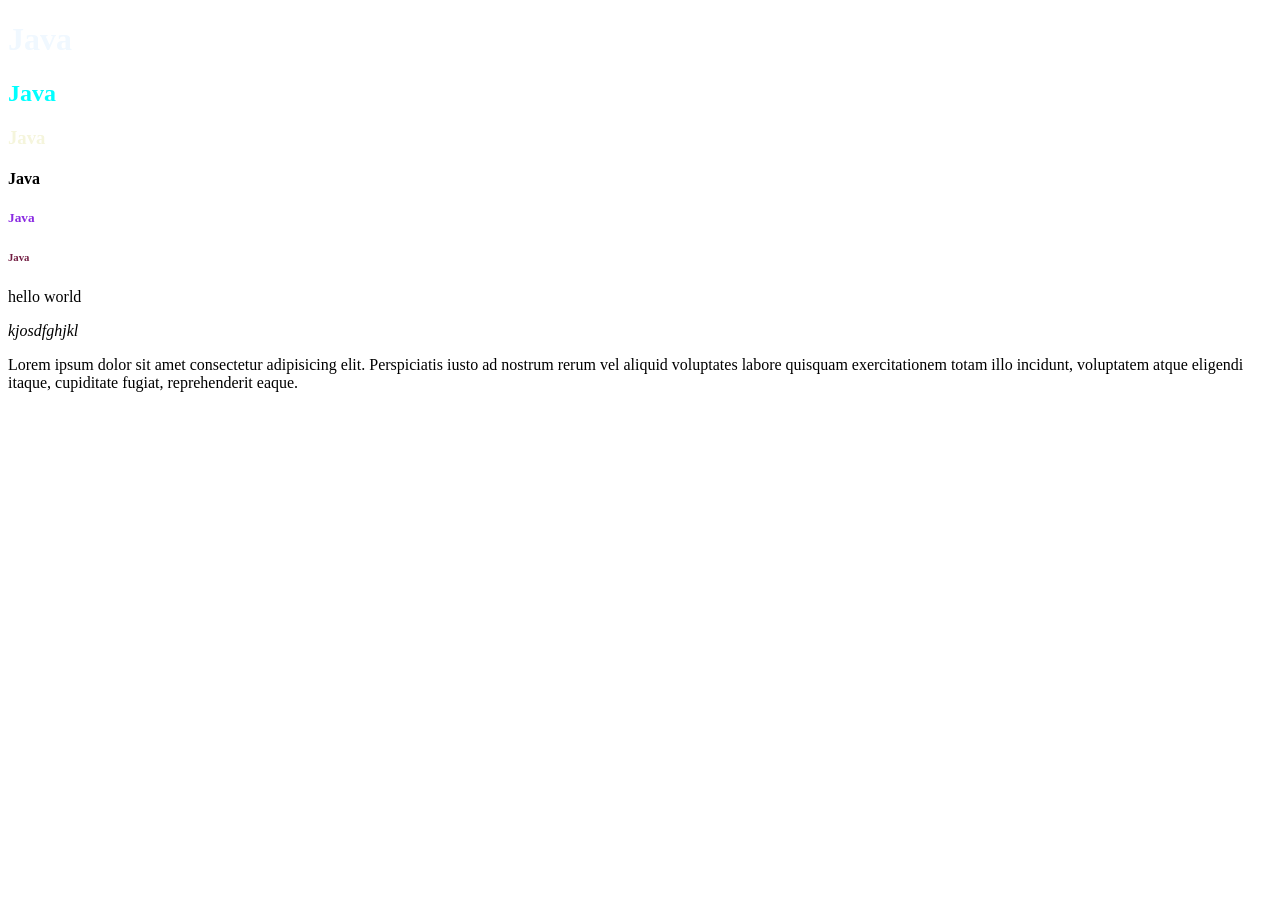
<file: Institute/levelUpLog/Frontend/HTML/Day1/index.html>
<!DOCTYPE html>
<html lang="en">
<head>
    <meta charset="UTF-8">
    <meta name="viewport" content="width=device-width, initial-scale=1.0">
    <link rel="stylesheet" href="styles.css">
    <title>Document</title>
</head>
<body>
<h1>Java</h1>
<h2>Java</h2>
<h3>Java</h3>
<h4>Java</h4>
<h5>Java</h5>
<h6>Java</h6>
<p>hello world</p>
<i>kjosdfghjkl</i>
<p>Lorem ipsum dolor sit amet consectetur adipisicing elit. Perspiciatis iusto ad nostrum rerum vel aliquid voluptates labore quisquam exercitationem totam illo incidunt, voluptatem atque eligendi itaque, cupiditate fugiat, reprehenderit eaque.</p>
</body>
</html>
</file>
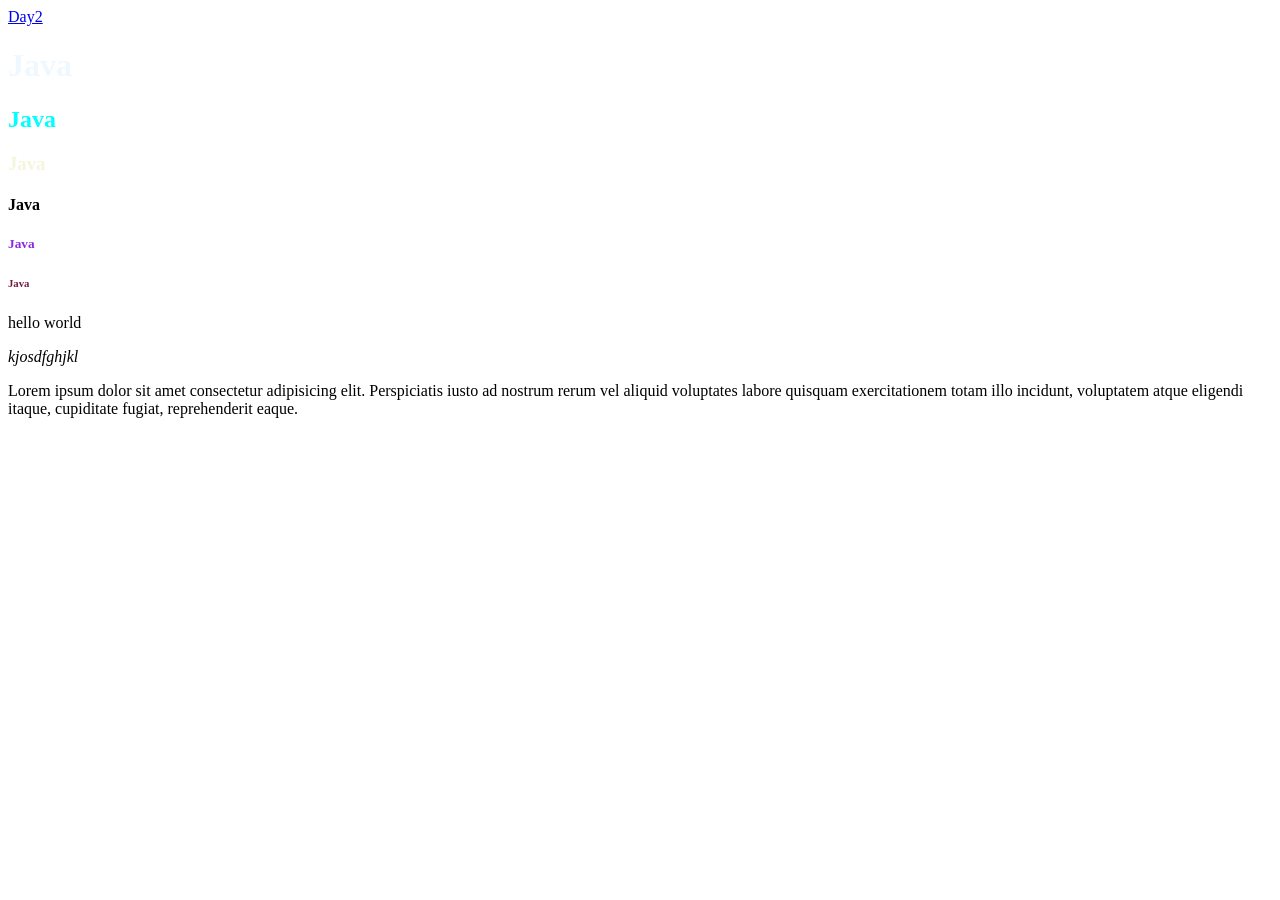
<file: Institute/levelUpLog/Namaste Frontend/Namaste HTML/Day1/index.html>
<!DOCTYPE html>
<html lang="en">
<head>
    <meta charset="UTF-8">
    <meta name="viewport" content="width=device-width, initial-scale=1.0">
    <link rel="stylesheet" href="styles.css">
    <title>Document</title>
</head>
<body>
    <a href="../Day2/index.html">Day2</a>
<h1>Java</h1>
<h2>Java</h2>
<h3>Java</h3>
<h4>Java</h4>
<h5>Java</h5>
<h6>Java</h6>
<p>hello world</p>
<i>kjosdfghjkl</i>
<p>Lorem ipsum dolor sit amet consectetur adipisicing elit. Perspiciatis iusto ad nostrum rerum vel aliquid voluptates labore quisquam exercitationem totam illo incidunt, voluptatem atque eligendi itaque, cupiditate fugiat, reprehenderit eaque.</p>
</body>
</html>
</file>
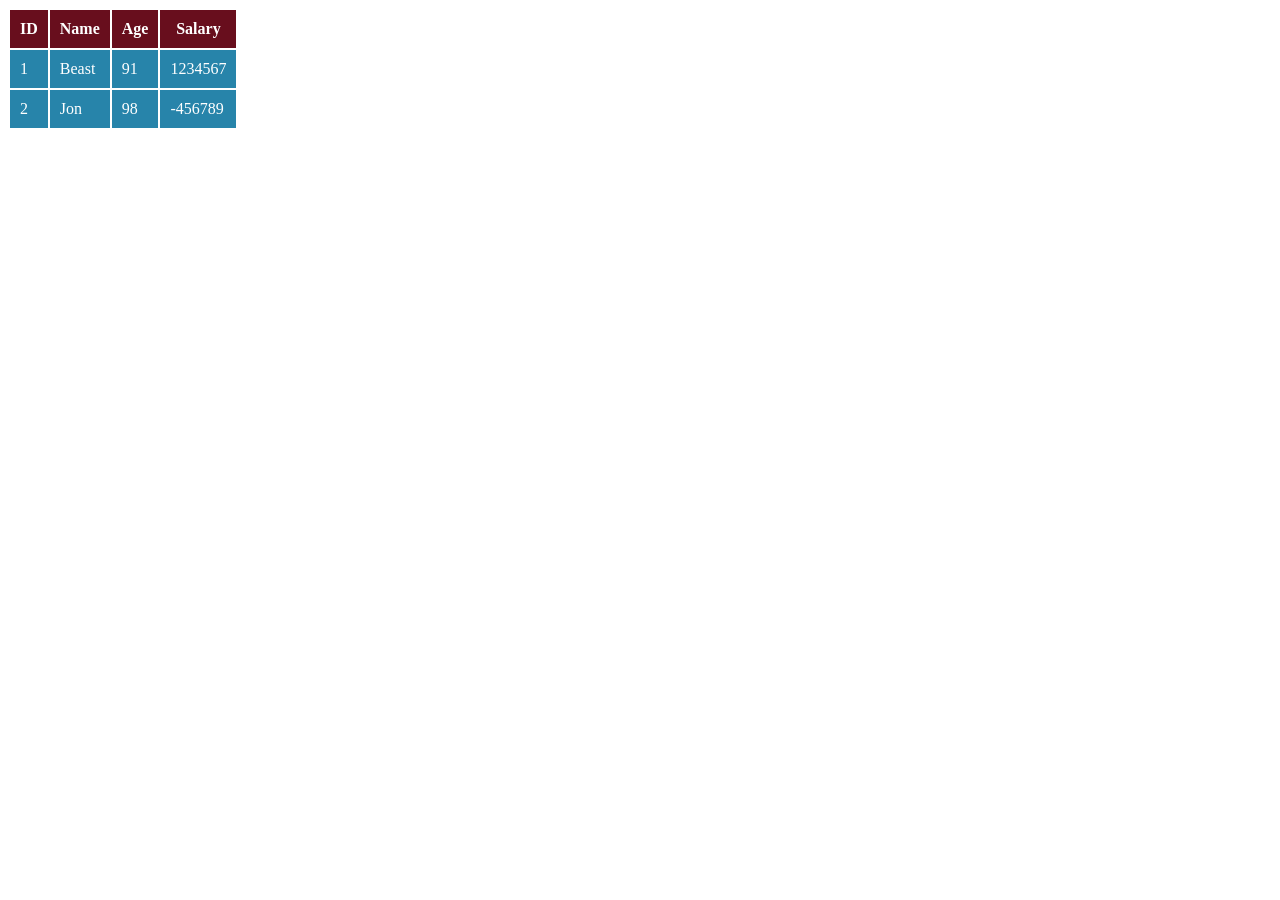
<file: Institute/levelUpLog/Namaste Frontend/Namaste HTML/Day3/index.html>
<!DOCTYPE html>
<html lang="en">
<head>
    <meta charset="UTF-8">
    <meta name="viewport" content="width=device-width, initial-scale=1.0">
    <title>Document</title>
    <link rel="stylesheet" href="style.css">
</head>
<body>
      <table>
      <tr>
        <th>ID</th>
        <th>Name</th>
        <th>Age</th>
        <th>Salary</th>
      </tr>
      <tr>
        <td>1</td>
        <td>Beast</td>
        <td>91</td>
        <td>1234567</td>
      </tr>
      <tr>
        <td>2</td>
        <td>Jon</td>
        <td>98</td>
        <td>-456789</td>
      </tr>
    </table>
</body>
</html>
</file>
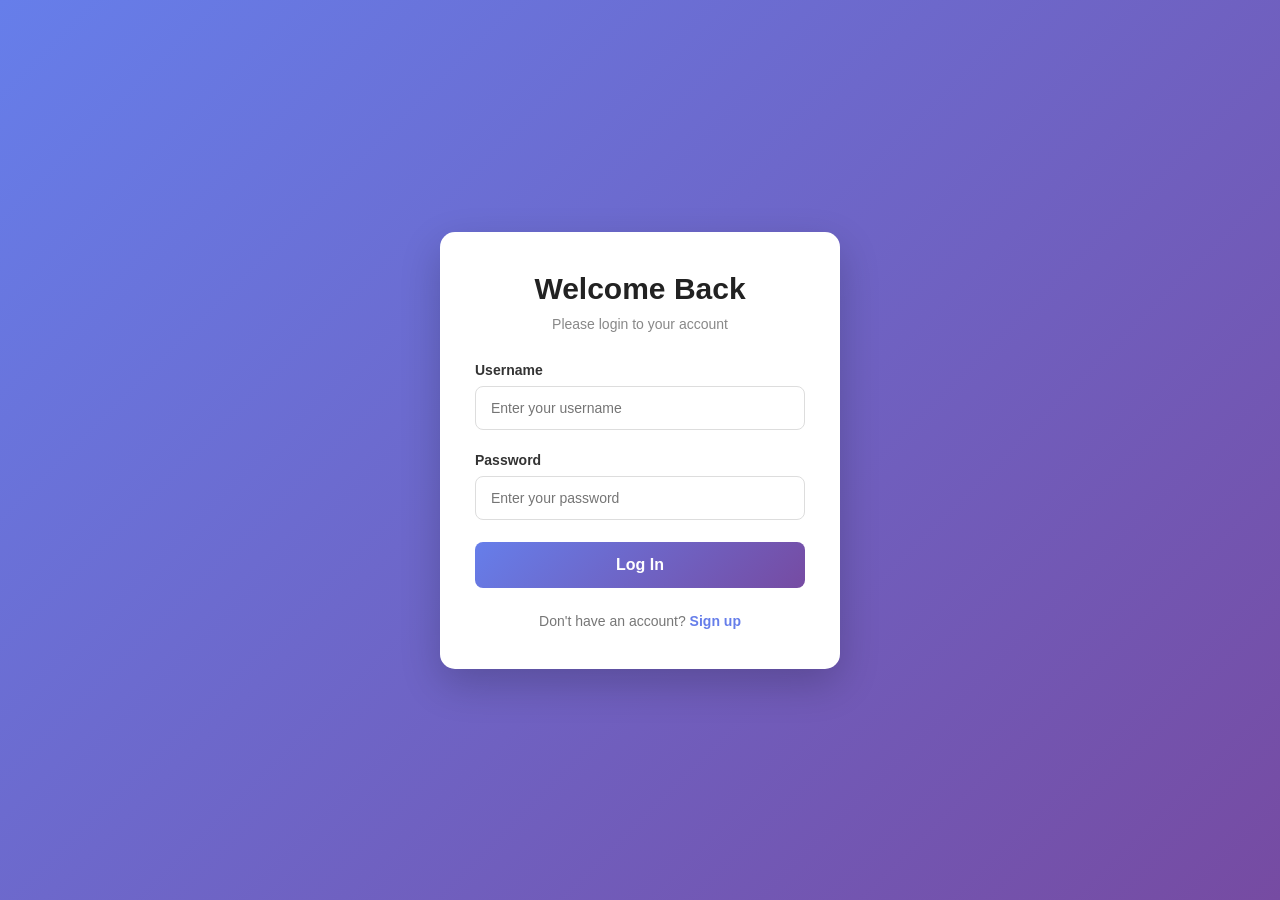
<file: Institute/levelUpLog/Namaste Frontend/Namaste HTML/Day4/index.html>
<!DOCTYPE html>
<html lang="en">
<head>
    <meta charset="UTF-8">
    <meta name="viewport" content="width=device-width, initial-scale=1.0">
    <title>Login Page</title>
    <link rel="stylesheet" href="style.css">
</head>
<body>

    <form action="">
        <h1>Welcome Back</h1>
        <p class="subtitle">Please login to your account</p>

        <label>Username</label>
        <input type="text" placeholder="Enter your username" required>

        <label>Password</label>
        <input type="password" placeholder="Enter your password" required>

        <input type="submit" value="Log In">

        <p class="signup">
            Don't have an account? <a href="#">Sign up</a>
        </p>
    </form>

</body>
</html>
</file>
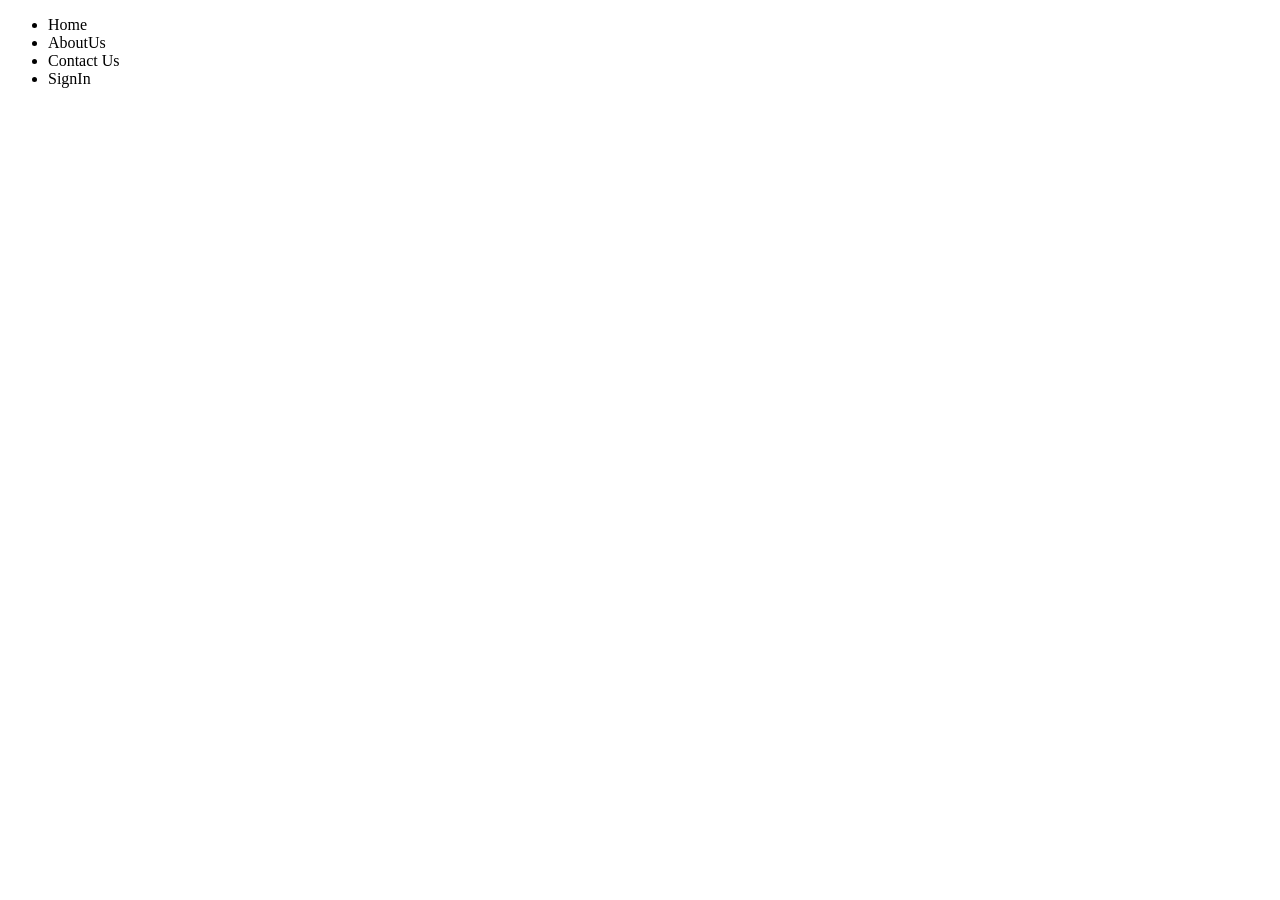
<file: Institute/levelUpLog/Namaste Frontend/Namaste HTML/Day5/index.html>
<!DOCTYPE html>
<html lang="en">
<head>
    <meta charset="UTF-8">
    <meta name="viewport" content="width=device-width, initial-scale=1.0">
    <title>Document</title>
</head>
<body>
    <div class="head">
        <div class="logo">

        </div>
       <div class="nav-items">
        <ul>
        <li>Home</li>
        <li>AboutUs </li>
        <li>Contact Us</li>
        <li>SignIn</li>
        </ul>
       </div>
        
    </div>
</body>
</html>
</file>
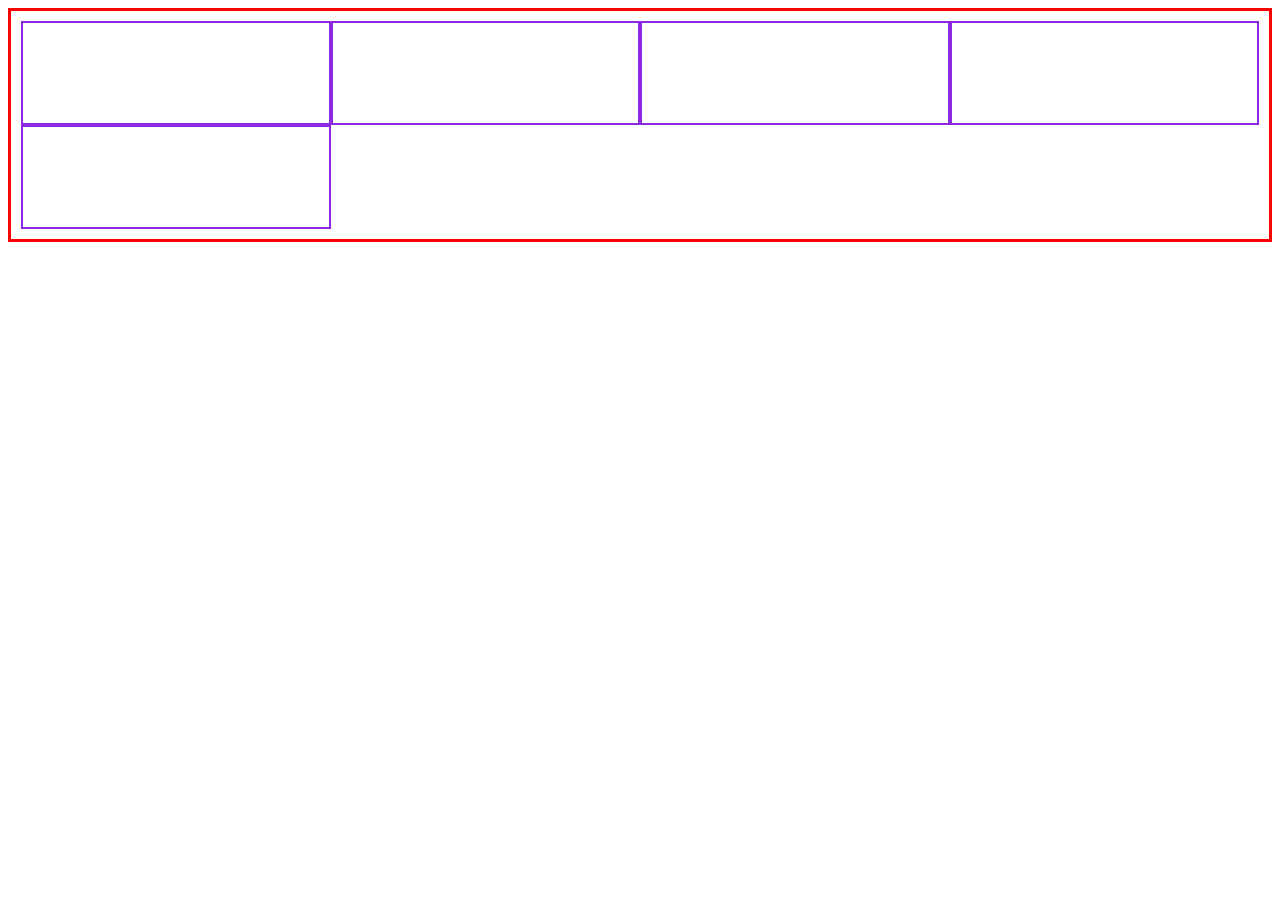
<file: Institute/levelUpLog/Namaste Frontend/Namaste HTML/Day6/index.html>
<!DOCTYPE html>
<html lang="en">
<head>
    <meta charset="UTF-8">
    <meta name="viewport" content="width=device-width, initial-scale=1.0">
    <link rel="stylesheet" href="style.css">
    <title>Document</title>
</head>
<body>
    <div class="container">
    <div class="box"></div>
    <div class="box"></div>
    <div class="box"></div>
    <div class="box"></div>
    <div class="box"></div>
 </div>
</body>
</html>
</file>
<file: Institute/levelUpLog/Frontend/HTML/Day1/styles.css>
h1{
    color: aliceblue;
}
h2{
    color: aqua;
}
h3{
    color: beige;
}
h4{
    color: black;
}
h5{
    color: blueviolet;
}
h6{
    color: rgb(114, 29, 66);
}
</file>
<file: Institute/levelUpLog/Namaste Frontend/Namaste HTML/Day1/styles.css>
h1{
    color: aliceblue;
}
h2{
    color: aqua;
}
h3{
    color: beige;
}
h4{
    color: black;
}
h5{
    color: blueviolet;
}
h6{
    color: rgb(114, 29, 66);
}
</file>
<file: Institute/levelUpLog/Namaste Frontend/Namaste HTML/Day3/style.css>
table,
table th,
table td {
    border: 2px solid white;
    border-collapse: collapse;
    color: white;
    padding: 10px;
}

table th {
    background-color: rgb(104, 14, 29);
}

table td {
    background-color: rgb(39, 132, 170);
}
</file>
<file: Institute/levelUpLog/Namaste Frontend/Namaste HTML/Day4/style.css>
/* Reset */
* {
    margin: 0;
    padding: 0;
    box-sizing: border-box;
}

/* Body */
body {
    font-family: 'Segoe UI', Arial, sans-serif;
    background: linear-gradient(135deg, #667eea, #764ba2);
    min-height: 100vh;

    display: flex;
    justify-content: center;
    align-items: center;

    padding: 20px;
}

/* Login Form */
form {
    width: 100%;
    max-width: 400px;

    padding: 40px 35px;
    background-color: white;

    border-radius: 15px;

    box-shadow: 0 15px 40px rgba(0, 0, 0, 0.2);
}

/* Heading */
form h1 {
    text-align: center;
    color: #222;
    font-size: 30px;
    margin-bottom: 10px;
}

/* Subtitle */
.subtitle {
    text-align: center;
    color: #888;
    margin-bottom: 30px;
    font-size: 14px;
}

/* Labels */
form label {
    display: block;
    margin-bottom: 8px;
    color: #333;
    font-weight: 600;
    font-size: 14px;
}

/* Input Fields */
form input:not([type="submit"]) {
    width: 100%;
    padding: 13px 15px;
    margin-bottom: 22px;

    border: 1px solid #ddd;
    border-radius: 8px;

    outline: none;
    font-size: 14px;

    transition: 0.3s;
}

/* Input Focus */
form input:focus {
    border-color: #667eea;
    box-shadow: 0 0 0 3px rgba(102, 126, 234, 0.15);
}

/* Login Button */
form input[type="submit"] {
    width: 100%;
    padding: 14px;

    background: linear-gradient(135deg, #667eea, #764ba2);
    color: white;

    border: none;
    border-radius: 8px;

    font-size: 16px;
    font-weight: 600;

    cursor: pointer;
    transition: 0.3s;
}

/* Button Hover */
form input[type="submit"]:hover {
    transform: translateY(-2px);
    box-shadow: 0 8px 20px rgba(102, 126, 234, 0.35);
}

/* Sign Up */
.signup {
    text-align: center;
    margin-top: 25px;
    font-size: 14px;
    color: #777;
}

.signup a {
    color: #667eea;
    text-decoration: none;
    font-weight: 600;
}

.signup a:hover {
    text-decoration: underline;
}

/* Mobile Responsive */
@media (max-width: 480px) {
    form {
        padding: 30px 22px;
    }

    form h1 {
        font-size: 25px;
    }
}


/* body {
  font-family:system-ui, -apple-system, BlinkMacSystemFont, 'Segoe UI', Roboto, Oxygen, Ubuntu, Cantarell, 'Open Sans', 'Helvetica Neue', sans-serif;
  background: linear-gradient(135deg, #7b90ee, #823dc7);
  
  min-height: 100vh;
  display: flex;
  justify-content: center;
  align-items: center;
  padding: 20px;
}
form{
    width: 100%;
    max-width: 400px;
    padding: 40px 35px;
    background-color: whitesmoke;
    border-radius: 15px;
}
form h2{
    text-align: center;
    color:#010101;
    font-size: 30px;
    margin-bottom: 10px;

}
.subtitle {
    text-align: center;
    color: #888;
    margin-bottom: 30px;
    font-size: 14px;
}
form label {
    display: block;
    margin-bottom: 8px; 
    color: #333;
     font-weight: 600; 
    font-size: 14px; 
}
form input:not([type="submit"]) {
    width: 100%;
    padding: 13px 15px;
    margin-bottom: 22px;

    border: 1px solid #ddd;
    border-radius: 8px;

    outline: none;
    font-size: 14px;

    transition: 0.3s;
}
form input:focus {
    border-color: #667eea;
    box-shadow: 0 0 0 3px rgba(102, 126, 234, 0.15);
}
form input[type="submit"] {
    width: 100%;
    padding: 14px;

    background: linear-gradient(135deg, #667eea, #764ba2);
    color: white;

    border: none;
    border-radius: 8px;

    font-size: 16px;
    font-weight: 600;

    cursor: pointer;
    transition: 0.3s;
}
form input[type="submit"]:hover {
    transform: translateY(-2px);
    box-shadow: 0 8px 20px rgba(102, 126, 234, 0.35);
} */
</file>
<file: Institute/levelUpLog/Namaste Frontend/Namaste HTML/Day6/style.css>
.container{
    border: 3px solid red;
    padding: 10px;

    display: grid;
    grid-template-columns: 1fr 1fr 1fr 1fr;
}
.box{
    border: 2px solid blueviolet;
    height: 100px;
}
@media(max-width: 375){
    .container{
        grid-template-columns: 1fr 1fr;
    }
}
@media(max-width: 430){
    .container{
        grid-template-columns: 1fr;
    }
}
</file>
